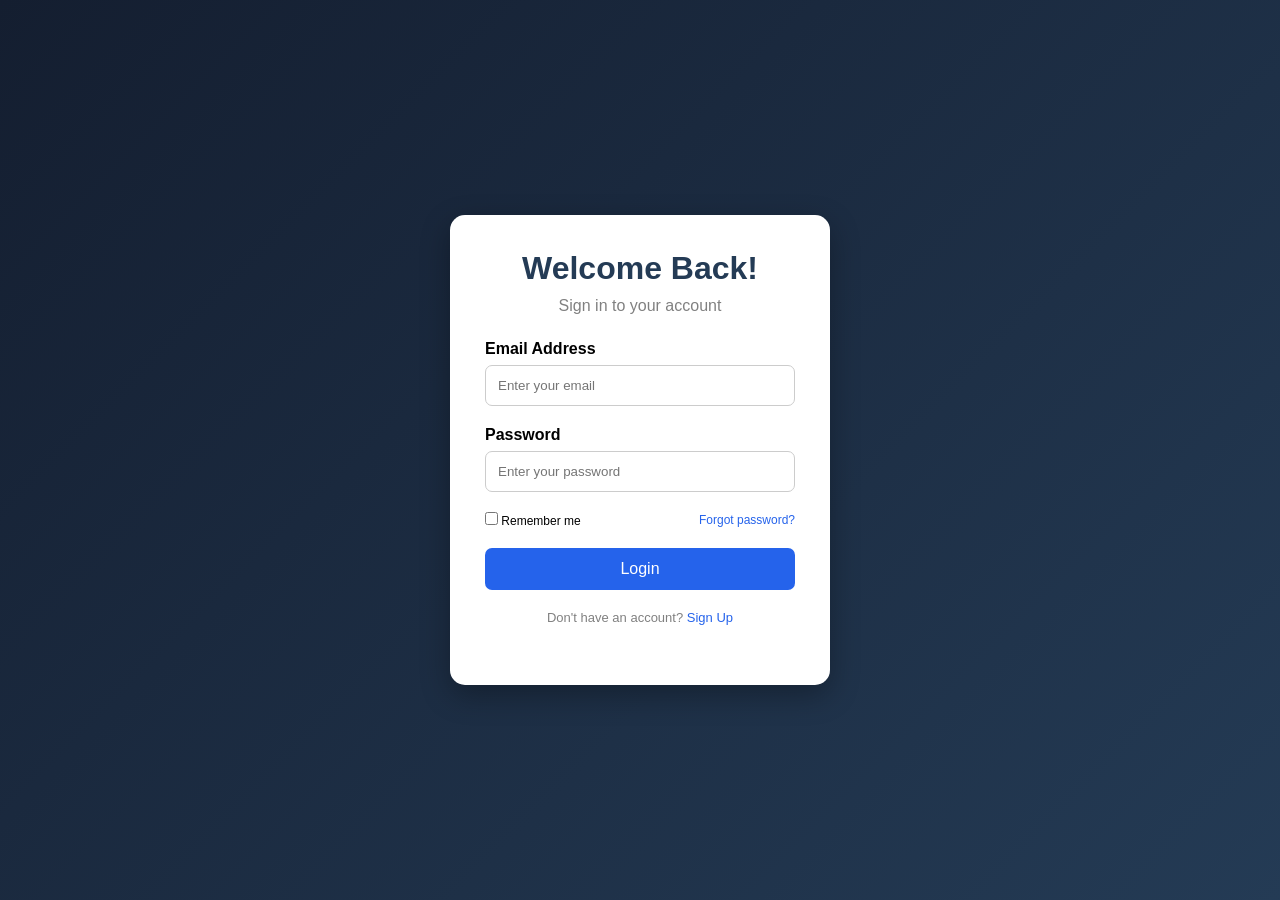
<file: index.html>
<!DOCTYPE html>
<html lang="fr">
<head>
    <meta charset="UTF-8">
    <meta name="viewport" content="width=device-width, initial-scale=1.0">
    <title>Login Page</title>

    <link rel="stylesheet" href="index.css">
</head>

<body>

    <div class="login-container">

        <h1>Welcome Back!</h1>
        <p>Sign in to your account</p>

        <form id="loginForm">

            <label for="email">Email Address</label>
            <input
                type="email"
                id="email"
                placeholder="Enter your email"
                required
            >

            <label for="password">Password</label>
            <input
                type="password"
                id="password"
                placeholder="Enter your password"
                required
            >

            <div class="options">
                <label>
                    <input type="checkbox" id="remember">
                    Remember me
                </label>

                <a href="#">Forgot password?</a>
            </div>

            <button type="submit">Login</button>

            <p id="message"></p>

        </form>

        <p class="signup">
            Don't have an account?
            <a href="#">Sign Up</a>
        </p>

    </div>

    <script src="script.js"></script>

</body>
</html>
</file>
<file: index.css>
/* Réinitialisation */
* {
    margin: 0;
    padding: 0;
    box-sizing: border-box;
}

/* Corps de la page */
body {
    font-family: Arial, sans-serif;
    background: linear-gradient(135deg, #141e30, #243b55);

    min-height: 100vh;
    display: flex;
    justify-content: center;
    align-items: center;
}

/* Conteneur Login */
.login-container {
    background: white;
    width: 380px;
    padding: 35px;
    border-radius: 15px;
    box-shadow: 0 10px 30px rgba(0,0,0,0.3);
}

/* Titre */
h1 {
    text-align: center;
    margin-bottom: 10px;
    color: #243b55;
}

.login-container > p {
    text-align: center;
    color: gray;
    margin-bottom: 25px;
}

/* Labels */
form > label {
    display: block;
    margin-bottom: 7px;
    font-weight: bold;
}

/* Champs */
input[type="email"],
input[type="password"] {
    width: 100%;
    padding: 12px;
    margin-bottom: 20px;
    border: 1px solid #ccc;
    border-radius: 7px;
    outline: none;
}

/* Focus */
input:focus {
    border-color: #2563eb;
}

/* Options */
.options {
    display: flex;
    justify-content: space-between;
    align-items: center;
    font-size: 12px;
    margin-bottom: 20px;
}

.options a,
.signup a {
    color: #2563eb;
    text-decoration: none;
}

/* Bouton */
button {
    width: 100%;
    padding: 12px;
    background: #2563eb;
    color: white;
    border: none;
    border-radius: 7px;
    font-size: 16px;
    cursor: pointer;
}

button:hover {
    background: #1d4ed8;
}

/* Message */
#message {
    margin-top: 15px;
    font-size: 14px;
    text-align: center;
}

/* Inscription */
.signup {
    margin-top: 20px;
    font-size: 13px;
}
</file>
<file: connection.css>
/* Réinitialisation */
* {
    margin: 0;
    padding: 0;
    box-sizing: border-box;
}

/* Corps de la page */
body {
    font-family: Arial, sans-serif;
    background: linear-gradient(135deg, #141e30, #243b55);

    min-height: 100vh;
    display: flex;
    justify-content: center;
    align-items: center;
}

/* Conteneur Login */
.login-container {
    background: white;
    width: 380px;
    padding: 35px;
    border-radius: 15px;
    box-shadow: 0 10px 30px rgba(0,0,0,0.3);
}

/* Titre */
h1 {
    text-align: center;
    margin-bottom: 10px;
    color: #243b55;
}

.login-container > p {
    text-align: center;
    color: gray;
    margin-bottom: 25px;
}

/* Labels */
form > label {
    display: block;
    margin-bottom: 7px;
    font-weight: bold;
}

/* Champs */
input[type="email"],
input[type="password"] {
    width: 100%;
    padding: 12px;
    margin-bottom: 20px;
    border: 1px solid #ccc;
    border-radius: 7px;
    outline: none;
}

/* Focus */
input:focus {
    border-color: #2563eb;
}

/* Options */
.options {
    display: flex;
    justify-content: space-between;
    align-items: center;
    font-size: 12px;
    margin-bottom: 20px;
}

.options a,
.signup a {
    color: #2563eb;
    text-decoration: none;
}

/* Bouton */
button {
    width: 100%;
    padding: 12px;
    background: #2563eb;
    color: white;
    border: none;
    border-radius: 7px;
    font-size: 16px;
    cursor: pointer;
}

button:hover {
    background: #1d4ed8;
}

/* Message */
#message {
    margin-top: 15px;
    font-size: 14px;
    text-align: center;
}

/* Inscription */
.signup {
    margin-top: 20px;
    font-size: 13px;
}
</file>
